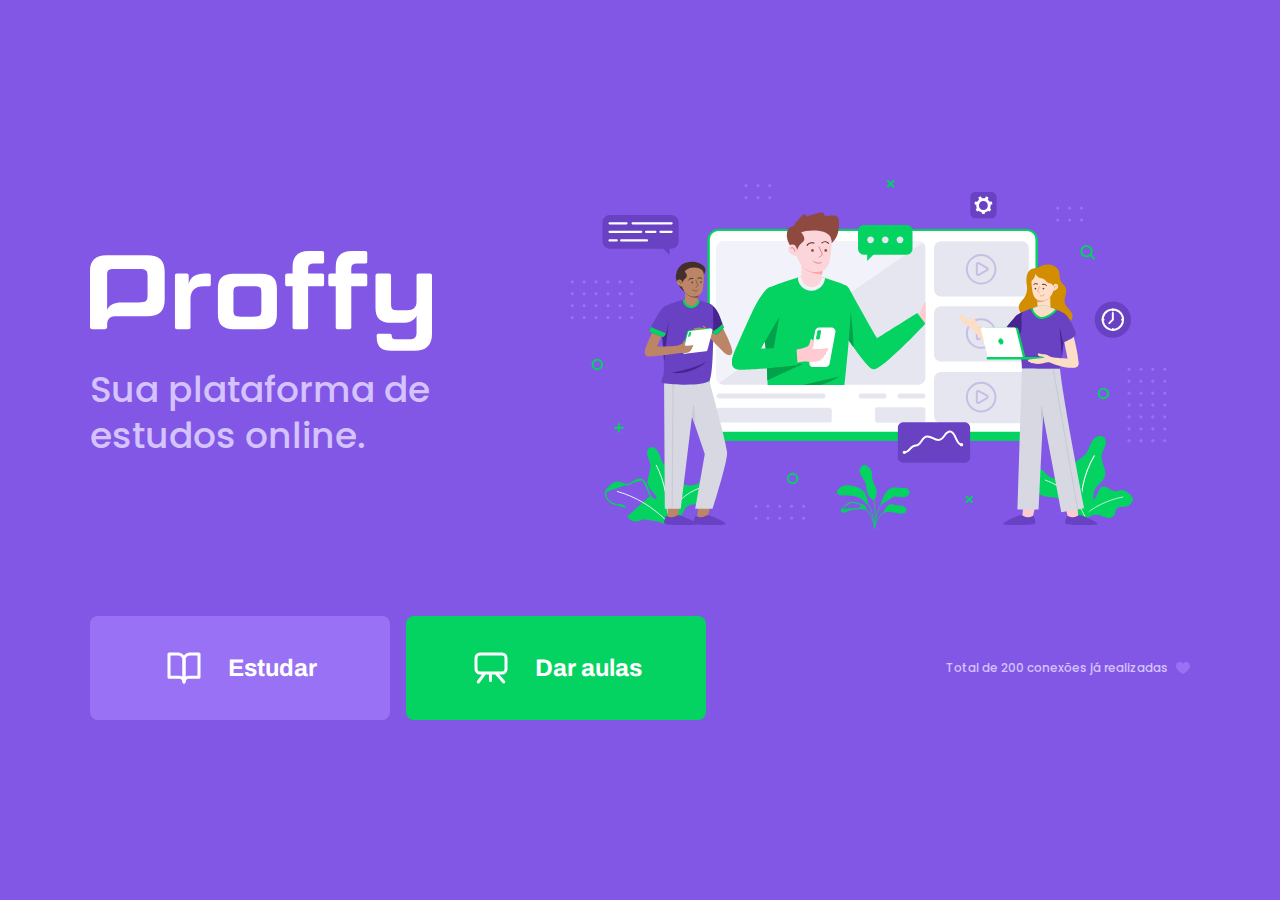
<file: index.html>
<!DOCTYPE html>
<html lang="pt_br"> <!-- Lang é um atributo-->
<head>
    <meta charset="UTF-8">
    <meta name="viewport" content="width=device-width, initial-scale=1.0">
    <meta http-equiv="X-UA-Compatible" content="ie=edge">
    <title>Proffy | Sua plataforma de estudo online</title>
    
    <link rel="stylesheet" href="/styles/main.css">
    <link rel="stylesheet" href="/styles/partials/page-landing.css">
    
    <link rel="stylesheet" href="http://fonts.googleapis.com/css2?family=Archivo:wght@400;600;700&amp;family=Poppins:wght@400;600&amp;display=swap">

</head>
<body id="page-landing">
    
    <div id="container">
       <div class="logo-container">
           <img src="/images/logo.svg" alt="" />
           <h2>Sua plataforma de estudos online.</h2>
       </div>

       <img class="hero-image" src="/images/landing.svg" alt="Plataforma de Estudos">
        
        <div class="buttons-container">
            <a class="study" href="/study.html">
                <img src="/images/icons/study.svg" alt="Estudar" />
                Estudar
            </a>
            <a class="give-classes" href="/give-classes.html">
                <img src="/images/icons/give-classes.svg" alt="Dar aulas" />
                Dar aulas
            </a>
        </div>
        
        <p class="total-connections">
            Total de 200 conexões já realizadas
            <img src="/images/icons/purple-heart.svg" alt="Coração roxo">
        </p>
    </div>
    
</body>
</html>
</file>
<file: styles/main.css>
/*CSS - Cascading Style Sheets*/
:root {
    --color-background: #F0F0F7; /*Variaveis CSS*/
    --color-primary-lighter: #9871F5;
    --color-primary-light: #916BEA;
    --color-primary: #8257E5;
    --color-primary-dark: #774DD6;
    --color-primary-darker: #6842C2;
    --color-secondary: #04D361;
    --color-secondary-dark: #04BF58;
    --color-title-in-primary: #FFFFFF;
    --color-text-in-primary: #D4C3FF;
    --color-text-title: #32264D;
    --color-text-complement: #9C98A6;
    --color-text-base: #6A6180;
    --color-text-line-in-white: #E6E6F0;
    --color-input-background: #F8F8FC;
    --color-button-text: #FFFFFF;
    --color-box-base: #FFFFFF;
    --color-box-footer: #FAFAFC;
    --color-small-info: #C1BCCC;
    
    /*tamanho da fonte padrão: 16px - 100% - 1rem (root element)*/
    font-size: 60%; /*contole das medidas rem*/
}

* {
    margin: 0;
    padding: 0;
    box-sizing: border-box;
}

html,
body {
    height: 100vh;
}

body {
    background: var(--color-background);
    display: flex;
    align-items: center;
    justify-content: center;
}

body,
input,
button, 
textarea {
    /* font: 500 1.6rem Poppins; */
    font-weight: 500; /*peso da fonte*/
    font-family: Poppins;
    font-size: 2.0rem;
    color: var(--color-text-base);
}

.conteudo p {
    font-size: 75%;
    color: white;
    opacity: 0.8;
}

#container {
    width: 90vw;
    max-width: 700px;
    background-color: var(--color-primary);
}

#container-texto {
    width: 90vw;
    max-width: 450px;
    margin: 40px;
    background-color: var(--color-primary);
}

button {
    background: var(--color-primary-lighter);
    color: var(--color-button-text);
    font-size: 70%;
    width: 12vw;
    height: 5vw;
    border-radius: 8%;
    border: none;
}

#img-logo {
    height: 40px;
}

#img-landing {
    height: 150px;
}

#btndaraula {
    background-color: var(--color-secundary);
}
@media (min-width: 700px) {
    :root {
        font-size: 62.5%;
    }
}
</file>
<file: styles/partials/page-landing.css>
#page-landing {
    background: var(--color-primary);
}

#page-landing #container {
    color: var(--color-text-in-primary);
}

.logo-container img {
    height: 10rem;
}

.logo-container {
    text-align: center;
    margin-bottom: 3.2rem;
}

.logo-container h2 {
    font-weight: 500;
    font-size: 3.6rem;
    line-height: 4.6rem;
    margin-top: 0.8rem;
}


.hero-image {
    width: 100%; /*100% de 90vw e max-width: 7000px em main.css (#container)*/
}

.buttons-container {
    display: flex;
    justify-content: center;
    margin: 3.2rem 0;
}

.buttons-container a {
    width: 30rem;
    height: 10.4rem;
    
    border-radius: 0.8rem;
    margin-right: 1.6rem;

    font:700 2.4rem Archivo;

    display: flex;
    align-items: center;
    justify-content: center;

    text-decoration: none;

    transition: background 0.2s;

    color: var(--color-button-text);
}



.buttons-container a img {
    width: 4rem;
    margin-right: 2.4rem;
}

.buttons-container a.study {
    background: var(--color-primary-lighter);
}

.buttons-container a.study:hover {
    background: var(--color-primary-light);
}

.buttons-container a.give-classes {
    background: var(--color-secondary);
    margin-right: 0;
}

.buttons-container a.give-clases:hover {
    background: var(--color-secondary-dark);
}

.total-connections {
    font-size: 1.8rem;
    
    display: flex;
    align-items: center;
    justify-content: center;
}

.total-connections img {
    margin-left: 0.8rem;
}

@media (max-width: 699px) {
    :root {
        font-size: 40%;
    }
}

@media (min-width: 1100px) {
    #page-landing #container {
        max-width: 1100px;
        display: grid;
        grid-template-columns: 2fr 1fr 2fr;
        grid-template-rows: 350px 1fr;
        grid-template-areas: 
        "proffy image image"
        "button button texting";
        column-gap: 87px;
        row-gap: 86px;
    }

    .logo-container {
        grid-area: proffy;
        text-align: initial;
        align-self: center;
        margin: 0;
    }

    .logo-container image {
        height: 127px;
    }
    .hero-image {
        grid-area: image;
        height: 350px;
    }
    
    .buttons-container {
        grid-area: button;
        justify-content: flex-start;
        margin: 0;
    }

    .total-connections {
        grid-area: texting;
        justify-self: end;
        font-size: 1.2rem;
    }
}
</file>
